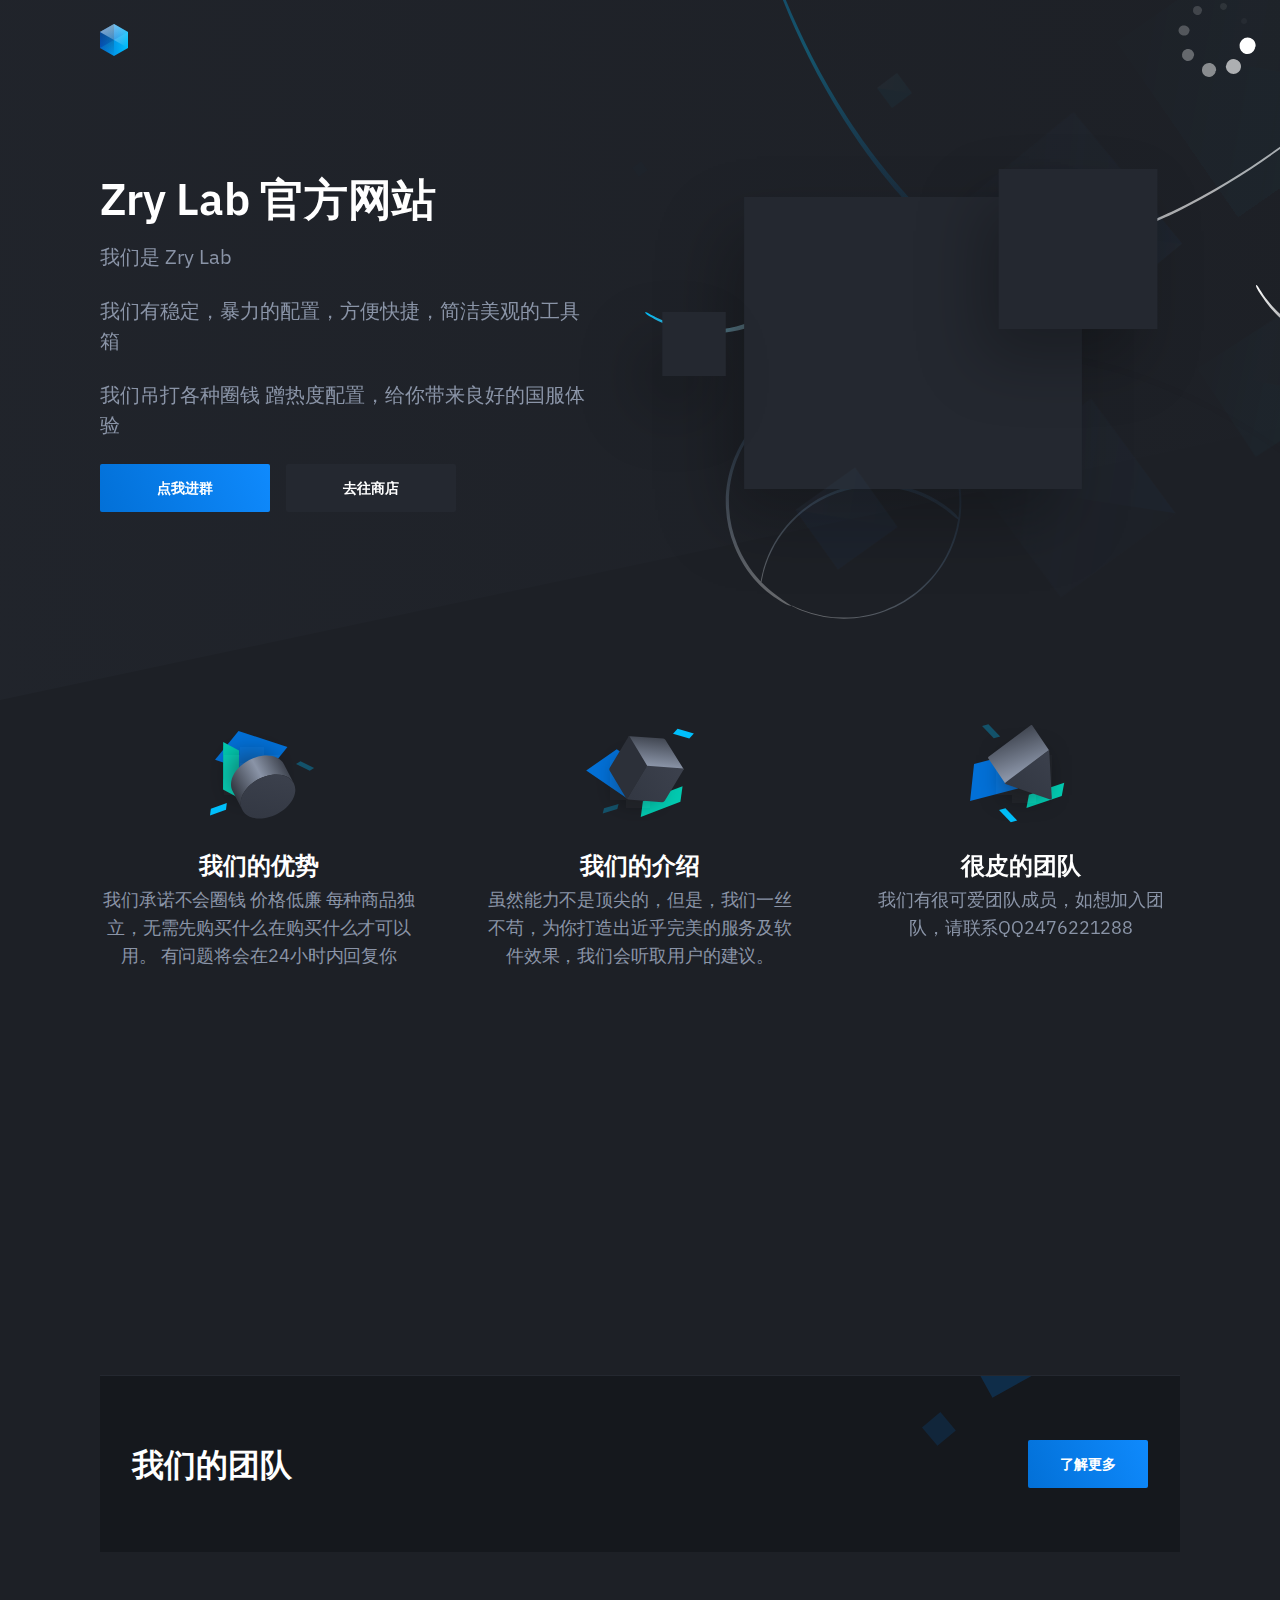
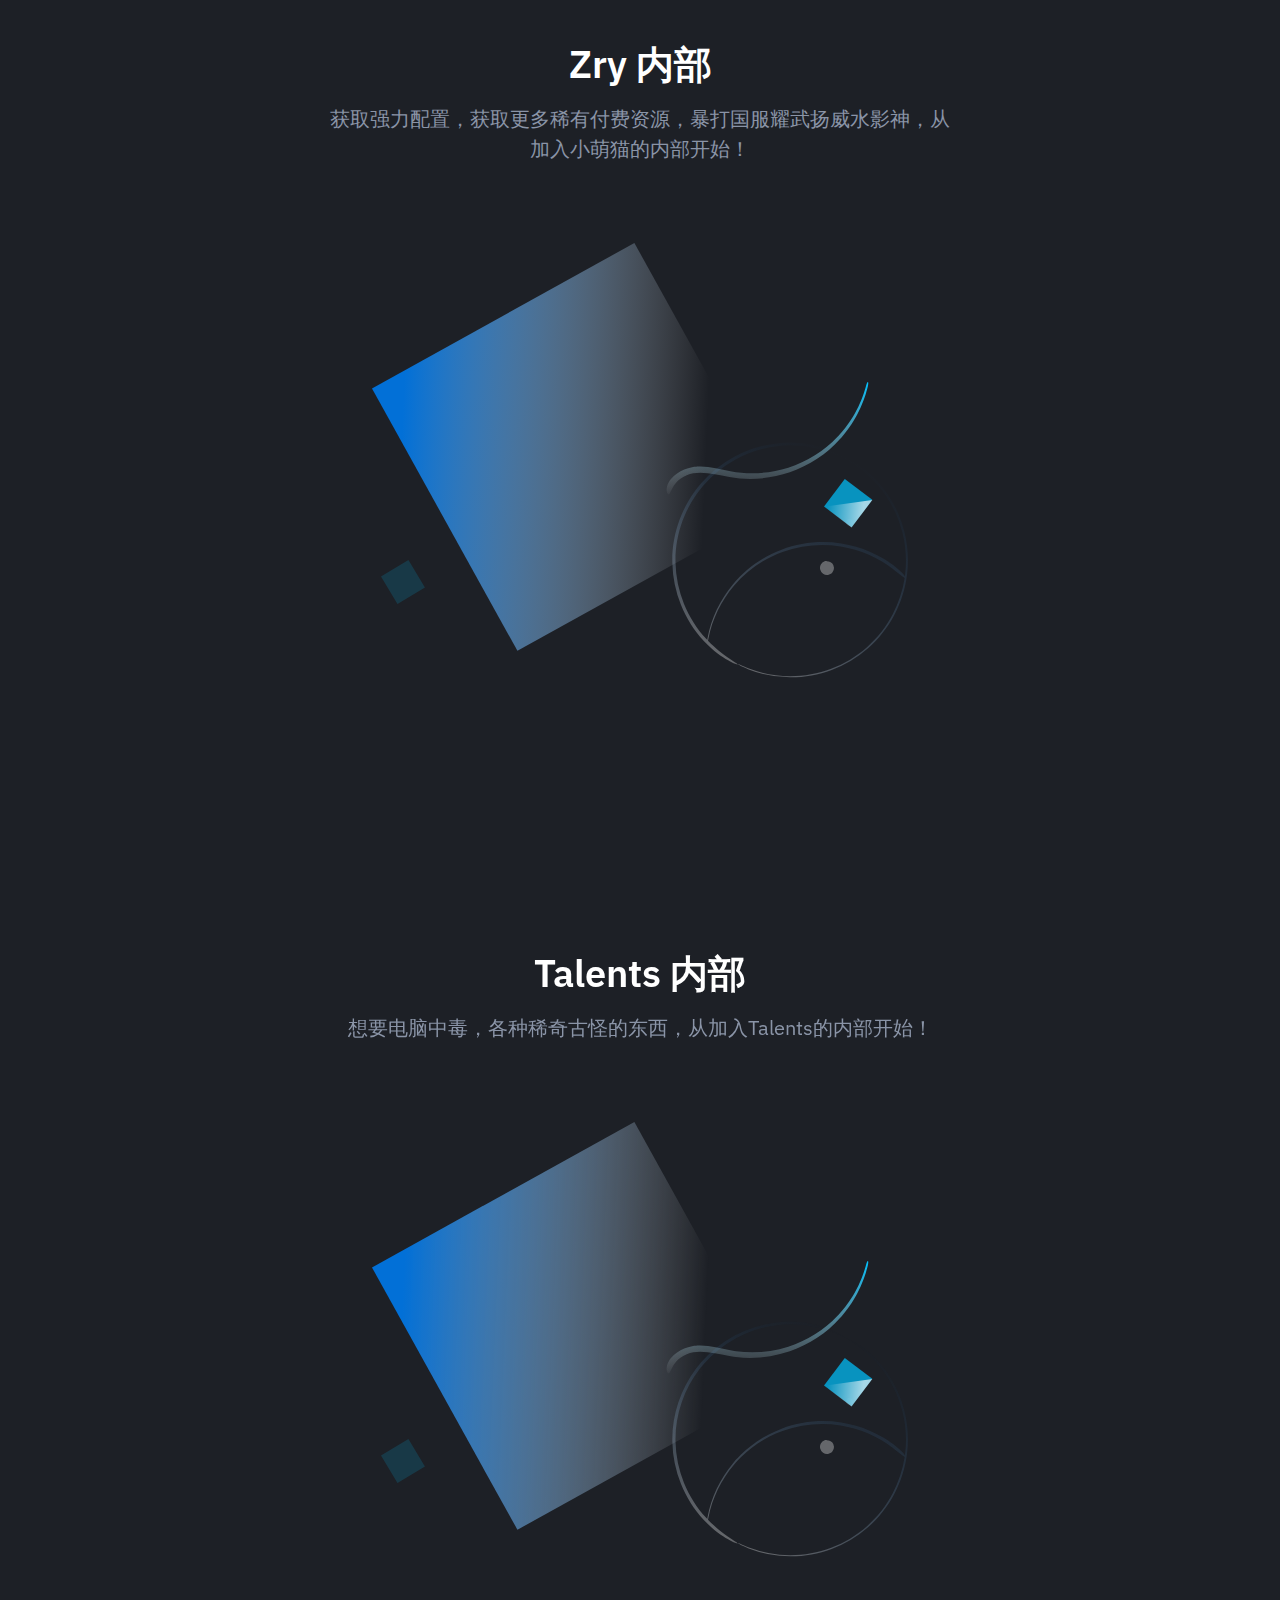
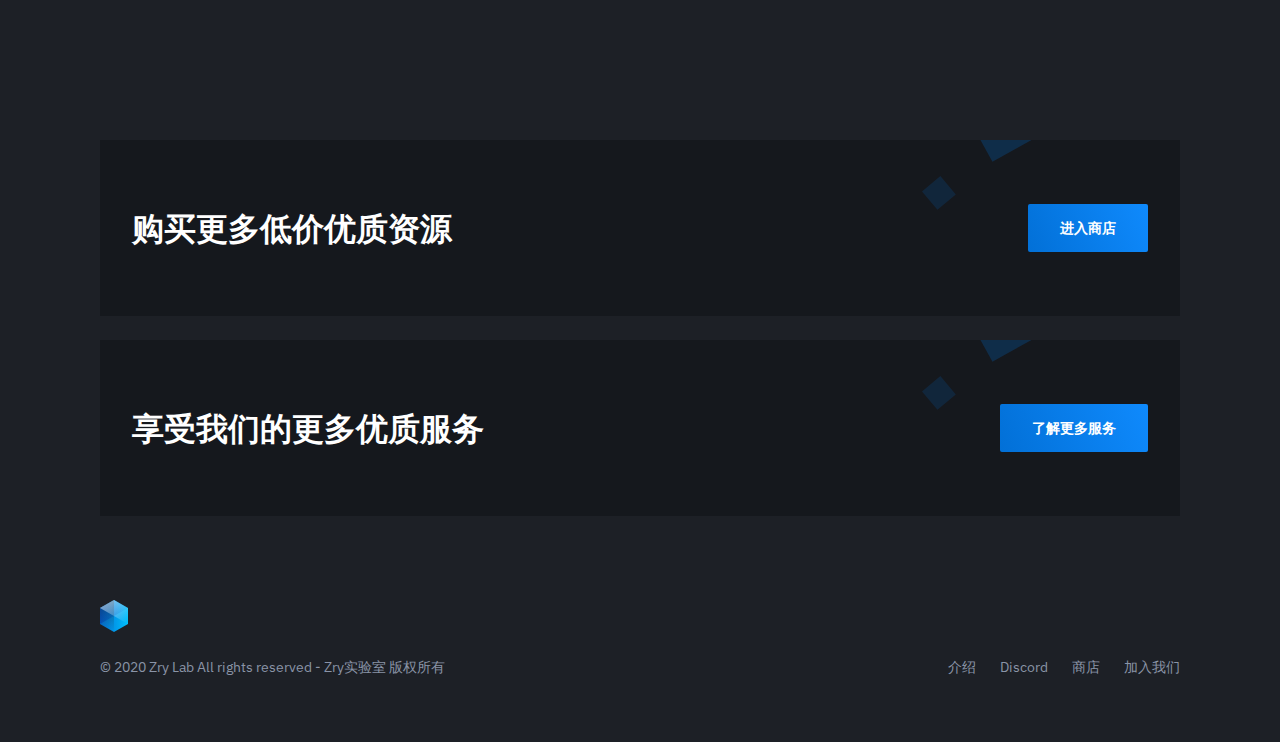
<file: index.html>
﻿<!DOCTYPE html>
<html lang="zh_cn" class="no-js">
<head>
    <meta charset="utf-8">
    <meta http-equiv="X-UA-Compatible" content="IE=edge">
    <meta name="viewport" content="width=device-width, initial-scale=1">
    <title>Zry Lab | 官方网站 | 主页 | Hello World !</title>
	<link rel="icon" href="images/favicon.svg">
    <link href="https://fonts.googleapis.com/css?family=IBM+Plex+Sans:400,600" rel="stylesheet">
    <link rel="stylesheet" href="css/style.css">
	<script src="js/anime.min.js"></script>
    <script src="js/scrollreveal.min.js"></script>
</head>
<body class="is-boxed has-animations">
    <div class="body-wrap">
        <header class="site-header">
            <div class="container">
                <div class="site-header-inner">
                    <div class="brand header-brand">
                        <h1 class="m-0">
							<a href="#">
								<img class="header-logo-image" src="images/logo.svg" alt="Logo">
                            </a>
                        </h1>
                    </div>
                </div>
            </div>
        </header>

        <main>
            <section class="hero">
                <div class="container">
                    <div class="hero-inner">
						<div class="hero-copy">
	                        <h1 class="hero-title mt-0">Zry Lab 官方网站</h1>
	                        <p class="hero-paragraph">我们是 Zry Lab</p>
                                <p class="hero-paragraph">我们有稳定，暴力的配置，方便快捷，简洁美观的工具箱</p>
                                <p class="hero-paragraph">我们吊打各种圈钱 蹭热度配置，给你带来良好的国服体验</p>
	                        <div class="hero-cta"><a class="button button-primary" href="https://zrylab.github.io/group">点我进群</a><a class="button" href="http://smallcat.maikama.cn">去往商店</a></div>
						</div>
						<div class="hero-figure anime-element">
							<svg class="placeholder" width="528" height="396" viewBox="0 0 528 396">
								<rect width="528" height="396" style="fill:transparent;" />
							</svg>
							<div class="hero-figure-box hero-figure-box-01" data-rotation="45deg"></div>
							<div class="hero-figure-box hero-figure-box-02" data-rotation="-45deg"></div>
							<div class="hero-figure-box hero-figure-box-03" data-rotation="0deg"></div>
							<div class="hero-figure-box hero-figure-box-04" data-rotation="-135deg"></div>
							<div class="hero-figure-box hero-figure-box-05"></div>
							<div class="hero-figure-box hero-figure-box-06"></div>
							<div class="hero-figure-box hero-figure-box-07"></div>
							<div class="hero-figure-box hero-figure-box-08" data-rotation="-22deg"></div>
							<div class="hero-figure-box hero-figure-box-09" data-rotation="-52deg"></div>
							<div class="hero-figure-box hero-figure-box-10" data-rotation="-50deg"></div>
						</div>
                    </div>
                </div>
            </section>

            <section class="features section">
                <div class="container">
					<div class="features-inner section-inner has-bottom-divider">
                        <div class="features-wrap">
                            <div class="feature text-center is-revealing">
                                <div class="feature-inner">
                                    <div class="feature-icon">
										<img src="images/feature-icon-01.svg" alt="Feature 01">
                                    </div>
                                    <h4 class="feature-title mt-24">我们的优势</h4>
                                    <p class="text-sm mb-0">我们承诺不会圈钱 价格低廉 每种商品独立，无需先购买什么在购买什么才可以用。 有问题将会在24小时内回复你</p>
                                </div>
                            </div>
							<div class="feature text-center is-revealing">
                                <div class="feature-inner">
                                    <div class="feature-icon">
										<img src="images/feature-icon-02.svg" alt="Feature 02">
                                    </div>
                                    <h4 class="feature-title mt-24">我们的介绍</h4>
                                    <p class="text-sm mb-0">虽然能力不是顶尖的，但是，我们一丝不苟，为你打造出近乎完美的服务及软件效果，我们会听取用户的建议。</p>
                                </div>
                            </div>
                            <div class="feature text-center is-revealing">
                                <div class="feature-inner">
                                    <div class="feature-icon">
										<img src="images/feature-icon-03.svg" alt="Feature 03">
                                    </div>
                                    <h4 class="feature-title mt-24">很皮的团队</h4>
                                    <p class="text-sm mb-0">我们有很可爱团队成员，如想加入团队，请联系QQ2476221288</p>
                                </div>
                            </div>
                            <div class="feature text-center is-revealing">
                                <div class="feature-inner">
                                    <div class="feature-icon">
										<img src="images/feature-icon-04.svg" alt="Feature 04">
                                    </div>
                                    <h4 class="feature-title mt-24">外部的介绍</h4>
                                    <p class="text-sm mb-0">各种搬运配置，MOD，JS，大量人的交流，经常白嫖账号。</p>
                                </div>
                            </div>
							<div class="feature text-center is-revealing">
                                <div class="feature-inner">
                                    <div class="feature-icon">
										<img src="images/feature-icon-05.svg" alt="Feature 05">
                                    </div>
                                    <h4 class="feature-title mt-24">为什么选择ZryLab?</h4>
                                    <p class="text-sm mb-0">我们能保证你的游戏体验，保证你可以诛仙，如有问题，我们会接受你的意见，欢迎加入我们。</p>
                                </div>
                            </div>
                            <div class="feature text-center is-revealing">
                                <div class="feature-inner">
                                    <div class="feature-icon">
										<img src="images/feature-icon-06.svg" alt="Feature 06">
                                    </div>
                                    <h4 class="feature-title mt-24">我们的Discord</h4>
                                    <p class="text-sm mb-0">我们的Discord欢迎你，请于网页底部查找哦 Discord是一个专用的游戏交流平台。比QQ好多了。</p>
                                </div>
                            </div>
                        </div>
                    </div>
                </div>
            </section>
            <section class="cta section">
				<div class="container">
					<div class="cta-inner section-inner">
						<h3 class="section-title mt-0">我们的团队</h3>
						<div class="cta-cta">
							<a class="button button-primary button-wide-mobile" href="https://zrylab.github.io/team">了解更多</a>
						</div>
					</div>
				</div>
			</section>
            <section class="pricing section">
                <div class="container-sm">
                    <div class="pricing-inner section-inner">
                        <div class="pricing-header text-center">
                            <h2 class="section-title mt-0">Zry 内部</h2>
                            <p class="section-paragraph mb-0">获取强力配置，获取更多稀有付费资源，暴打国服耀武扬威水影神，从加入小萌猫的内部开始！</p>
                        </div>
						<div class="pricing-tables-wrap">
                            <div class="pricing-table">
                                <div class="pricing-table-inner is-revealing">
                                    <div class="pricing-table-main">
                                        <div class="pricing-table-header pb-24">
                                            <div class="pricing-table-price"><span class="pricing-table-price-currency h2">￥</span><span class="pricing-table-price-amount h1">8</span><span class="text-xs">/永久/推荐购买</span></div>
                                        </div>
										<div class="pricing-table-features-title text-xs pt-24 pb-24">我们拥有：</div>
                                        <ul class="pricing-table-features list-reset text-xs">
                                            <li>
                                                <span>简洁美观方便好用的Zrh ToolBox</span>
                                            </li>
                                            <li>
                                                <span>暴力的国服配置</span>
                                            </li>
                                            <li>
                                                <span>各种稀有端&破解端</span>
                                            </li>
											<li>
												<span>赠送阔爱的小萌猫一只</span>
											</li>
											<li>
												<span>And More......</span>
											</li>
                                        </ul>
                                    </div>
                                    <div class="pricing-table-cta mb-8">
                                        <a class="button button-primary button-shadow button-block" href="http://insider.maikama.cn">购买Zry内部（预售）</a>
                                    </div>
                                </div>
                            </div>
                        </div>
                    </div>
                </div>
            </section>
<section class="pricing section">
                <div class="container-sm">
                    <div class="pricing-inner section-inner">
                        <div class="pricing-header text-center">
                            <h2 class="section-title mt-0">Talents 内部</h2>
                            <p class="section-paragraph mb-0">想要电脑中毒，各种稀奇古怪的东西，从加入Talents的内部开始！</p>
                        </div>
						<div class="pricing-tables-wrap">
                            <div class="pricing-table">
                                <div class="pricing-table-inner is-revealing">
                                    <div class="pricing-table-main">
                                        <div class="pricing-table-header pb-24">
                                            <div class="pricing-table-price"><span class="pricing-table-price-currency h2">￥</span><span class="pricing-table-price-amount h1">15</span><span class="text-xs">/永久/谨慎购买</span></div>
                                        </div>
										<div class="pricing-table-features-title text-xs pt-24 pb-24">我们拥有：</div>
                                        <ul class="pricing-table-features list-reset text-xs">
                                            <li>
                                                <span>各种不知来源/安全性的资源</span>
                                            </li>
                                            <li>
                                                <span>不知来源配置</span>
                                            </li>
                                            <li>
                                                <span>各种破解端</span>
                                            </li>
											<li>
												<span>赠送沙雕的Talents一只</span>
											</li>
											<li>
												<span>And More......</span>
											</li>
                                        </ul>
                                    </div>
                                    <div class="pricing-table-cta mb-8">
                                        <a class="button button-primary button-shadow button-block" href="http://tins.maikama.cn">购买Talents(沙雕)内部</a>
                                    </div>
                                </div>
                            </div>
                        </div>
                    </div>
                </div>
            </section>
			<section class="cta section">
				<div class="container">
					<div class="cta-inner section-inner">
						<h3 class="section-title mt-0">购买更多低价优质资源</h3>
						<div class="cta-cta">
							<a class="button button-primary button-wide-mobile" href="http://smallcat.maikama.cn">进入商店</a>
						</div>
					</div>
				</div>
			</section>
<p> </p>
		<section class="cta section">
				<div class="container">
					<div class="cta-inner section-inner">
						<h3 class="section-title mt-0">享受我们的更多优质服务</h3>
						<div class="cta-cta">
							<a class="button button-primary button-wide-mobile" href="https://zrylab.github.io/otherserver/">了解更多服务</a>
						</div>
					</div>
				</div>
			</section>
        </main>

        <footer class="site-footer">
            <div class="container">
                <div class="site-footer-inner">
                    <div class="brand footer-brand">
						<a href="#">
							<img class="header-logo-image" src="images/logo.svg" alt="Logo">
						</a>
                    </div>
                    <ul class="footer-links list-reset">
			    <li>
                            <a href="#">介绍</a>
                        </li>
			    <li>
                            <a href="https://discord.gg/EzgSuc9">Discord</a>
                        </li>
                        <li>
                            <a href="http://smallcat.maikama.cn">商店</a>
                        </li>
                        <li>
                            <a href="https://zrylab.github.io/group">加入我们</a>
                        </li>
                    </ul>
                    <ul class="footer-social-links list-reset">
                        <li>
                    </ul>
                    <div class="footer-copyright">&copy; 2020 Zry Lab All rights reserved - Zry实验室 版权所有</div>
                </div>
            </div>
        </footer>
    </div>

    <script src="js/main.min.js"></script>
</body>
</html>
</file>
<file: css/style.css>
html{line-height:1.15;-ms-text-size-adjust:100%;-webkit-text-size-adjust:100%}body{margin:0}article,aside,footer,header,nav,section{display:block}h1{font-size:2em;margin:0.67em 0}figcaption,figure,main{display:block}figure{margin:1em 40px}hr{box-sizing:content-box;height:0;overflow:visible}pre{font-family:monospace, monospace;font-size:1em}a{background-color:transparent;-webkit-text-decoration-skip:objects}abbr[title]{border-bottom:none;text-decoration:underline;-webkit-text-decoration:underline dotted;text-decoration:underline dotted}b,strong{font-weight:inherit}b,strong{font-weight:bolder}code,kbd,samp{font-family:monospace, monospace;font-size:1em}dfn{font-style:italic}mark{background-color:#ff0;color:#000}small{font-size:80%}sub,sup{font-size:75%;line-height:0;position:relative;vertical-align:baseline}sub{bottom:-0.25em}sup{top:-0.5em}audio,video{display:inline-block}audio:not([controls]){display:none;height:0}img{border-style:none}svg:not(:root){overflow:hidden}button,input,optgroup,select,textarea{font-family:sans-serif;font-size:100%;line-height:1.15;margin:0}button,input{overflow:visible}button,select{text-transform:none}button,html [type="button"],[type="reset"],[type="submit"]{-webkit-appearance:button}button::-moz-focus-inner,[type="button"]::-moz-focus-inner,[type="reset"]::-moz-focus-inner,[type="submit"]::-moz-focus-inner{border-style:none;padding:0}button:-moz-focusring,[type="button"]:-moz-focusring,[type="reset"]:-moz-focusring,[type="submit"]:-moz-focusring{outline:1px dotted ButtonText}fieldset{padding:0.35em 0.75em 0.625em}legend{box-sizing:border-box;color:inherit;display:table;max-width:100%;padding:0;white-space:normal}progress{display:inline-block;vertical-align:baseline}textarea{overflow:auto}[type="checkbox"],[type="radio"]{box-sizing:border-box;padding:0}[type="number"]::-webkit-inner-spin-button,[type="number"]::-webkit-outer-spin-button{height:auto}[type="search"]{-webkit-appearance:textfield;outline-offset:-2px}[type="search"]::-webkit-search-cancel-button,[type="search"]::-webkit-search-decoration{-webkit-appearance:none}::-webkit-file-upload-button{-webkit-appearance:button;font:inherit}details,menu{display:block}summary{display:list-item}canvas{display:inline-block}template{display:none}[hidden]{display:none}html{box-sizing:border-box}*,*:before,*:after{box-sizing:inherit}body{background:#1D2026;-moz-osx-font-smoothing:grayscale;-webkit-font-smoothing:antialiased}hr{border:0;display:block;height:1px;background:#242830;margin-top:24px;margin-bottom:24px}ul,ol{margin-top:0;margin-bottom:24px;padding-left:24px}ul{list-style:disc}ol{list-style:decimal}li>ul,li>ol{margin-bottom:0}dl{margin-top:0;margin-bottom:24px}dt{font-weight:600}dd{margin-left:24px;margin-bottom:24px}img{height:auto;max-width:100%;vertical-align:middle}figure{margin:24px 0}figcaption{font-size:16px;line-height:24px;padding:8px 0}img,svg{display:block}table{border-collapse:collapse;margin-bottom:24px;width:100%}tr{border-bottom:1px solid #242830}th{text-align:left}th,td{padding:10px 16px}th:first-child,td:first-child{padding-left:0}th:last-child,td:last-child{padding-right:0}html{font-size:20px;line-height:30px}body{color:#8A94A7;font-size:1rem}body,button,input,select,textarea{font-family:"IBM Plex Sans", sans-serif}a{color:#8A94A7;text-decoration:underline}a:hover,a:active{outline:0;text-decoration:none}h1,h2,h3,h4,h5,h6,.h1,.h2,.h3,.h4,.h5,.h6{clear:both;color:#fff;font-weight:600}h1,.h1{font-size:38px;line-height:48px;letter-spacing:0px}@media (min-width: 641px){h1,.h1{font-size:44px;line-height:54px;letter-spacing:0px}}h2,.h2{font-size:32px;line-height:42px;letter-spacing:0px}@media (min-width: 641px){h2,.h2{font-size:38px;line-height:48px;letter-spacing:0px}}h3,.h3,blockquote{font-size:24px;line-height:34px;letter-spacing:0px}@media (min-width: 641px){h3,.h3,blockquote{font-size:32px;line-height:42px;letter-spacing:0px}}h4,h5,h6,.h4,.h5,.h6{font-size:20px;line-height:30px;letter-spacing:-0.1px}@media (min-width: 641px){h4,h5,h6,.h4,.h5,.h6{font-size:24px;line-height:34px;letter-spacing:0px}}@media (max-width: 640px){.h1-mobile{font-size:38px;line-height:48px;letter-spacing:0px}.h2-mobile{font-size:32px;line-height:42px;letter-spacing:0px}.h3-mobile{font-size:24px;line-height:34px;letter-spacing:0px}.h4-mobile,.h5-mobile,.h6-mobile{font-size:20px;line-height:30px;letter-spacing:-0.1px}}.text-light h1,.text-light h2,.text-light h3,.text-light h4,.text-light h5,.text-light h6,.text-light .h1,.text-light .h2,.text-light .h3,.text-light .h4,.text-light .h5,.text-light .h6{color:!important}.text-sm{font-size:18px;line-height:28px;letter-spacing:-0.1px}.text-xs{font-size:16px;line-height:24px;letter-spacing:-0.1px}h1,h2,.h1,.h2{margin-top:48px;margin-bottom:16px}h3,.h3{margin-top:36px;margin-bottom:12px}h4,h5,h6,.h4,.h5,.h6{margin-top:24px;margin-bottom:4px}p{margin-top:0;margin-bottom:24px}dfn,cite,em,i{font-style:italic}blockquote{color:#3B404C;font-style:italic;margin-top:24px;margin-bottom:24px;margin-left:24px}blockquote::before{content:"\201C"}blockquote::after{content:"\201D"}blockquote p{display:inline}address{color:#8A94A7;border-width:1px 0;border-style:solid;border-color:#242830;padding:24px 0;margin:0 0 24px}pre,pre h1,pre h2,pre h3,pre h4,pre h5,pre h6,pre .h1,pre .h2,pre .h3,pre .h4,pre .h5,pre .h6{font-family:"Courier 10 Pitch", Courier, monospace}pre,code,kbd,tt,var{background:#1D2026}pre{font-size:16px;line-height:24px;margin-bottom:1.6em;max-width:100%;overflow:auto;padding:24px;margin-top:24px;margin-bottom:24px}code,kbd,tt,var{font-family:Monaco, Consolas, "Andale Mono", "DejaVu Sans Mono", monospace;font-size:16px;padding:2px 4px}abbr,acronym{cursor:help}mark,ins{text-decoration:none}small{font-size:18px;line-height:28px;letter-spacing:-0.1px}b,strong{font-weight:600}button,input,select,textarea,label{font-size:20px;line-height:30px}.container,.container-sm{width:100%;margin:0 auto;padding-left:16px;padding-right:16px}@media (min-width: 481px){.container,.container-sm{padding-left:24px;padding-right:24px}}.container{max-width:1128px}.container-sm{max-width:848px}.container .container-sm{max-width:800px;padding-left:0;padding-right:0}.screen-reader-text{clip:rect(1px, 1px, 1px, 1px);position:absolute !important;height:1px;width:1px;overflow:hidden;word-wrap:normal !important}.screen-reader-text:focus{border-radius:2px;box-shadow:0 0 2px 2px rgba(0,0,0,0.6);clip:auto !important;display:block;font-size:14px;letter-spacing:0px;font-weight:600;line-height:16px;text-decoration:none;text-transform:uppercase;background-color:#1D2026;color:#0270D7 !important;border:none;height:auto;left:8px;padding:16px 32px;top:8px;width:auto;z-index:100000}.list-reset{list-style:none;padding:0}.text-left{text-align:left}.text-center{text-align:center}.text-right{text-align:right}.text-primary{color:#0270D7}.has-top-divider{position:relative}.has-top-divider::before{content:'';position:absolute;top:0;left:0;width:100%;display:block;height:1px;background:#242830}.has-bottom-divider{position:relative}.has-bottom-divider::after{content:'';position:absolute;bottom:0;left:0;width:100%;display:block;height:1px;background:#242830}.m-0{margin:0}.mt-0{margin-top:0}.mr-0{margin-right:0}.mb-0{margin-bottom:0}.ml-0{margin-left:0}.m-8{margin:8px}.mt-8{margin-top:8px}.mr-8{margin-right:8px}.mb-8{margin-bottom:8px}.ml-8{margin-left:8px}.m-16{margin:16px}.mt-16{margin-top:16px}.mr-16{margin-right:16px}.mb-16{margin-bottom:16px}.ml-16{margin-left:16px}.m-24{margin:24px}.mt-24{margin-top:24px}.mr-24{margin-right:24px}.mb-24{margin-bottom:24px}.ml-24{margin-left:24px}.m-32{margin:32px}.mt-32{margin-top:32px}.mr-32{margin-right:32px}.mb-32{margin-bottom:32px}.ml-32{margin-left:32px}.m-40{margin:40px}.mt-40{margin-top:40px}.mr-40{margin-right:40px}.mb-40{margin-bottom:40px}.ml-40{margin-left:40px}.m-48{margin:48px}.mt-48{margin-top:48px}.mr-48{margin-right:48px}.mb-48{margin-bottom:48px}.ml-48{margin-left:48px}.m-56{margin:56px}.mt-56{margin-top:56px}.mr-56{margin-right:56px}.mb-56{margin-bottom:56px}.ml-56{margin-left:56px}.m-64{margin:64px}.mt-64{margin-top:64px}.mr-64{margin-right:64px}.mb-64{margin-bottom:64px}.ml-64{margin-left:64px}.p-0{padding:0}.pt-0{padding-top:0}.pr-0{padding-right:0}.pb-0{padding-bottom:0}.pl-0{padding-left:0}.p-8{padding:8px}.pt-8{padding-top:8px}.pr-8{padding-right:8px}.pb-8{padding-bottom:8px}.pl-8{padding-left:8px}.p-16{padding:16px}.pt-16{padding-top:16px}.pr-16{padding-right:16px}.pb-16{padding-bottom:16px}.pl-16{padding-left:16px}.p-24{padding:24px}.pt-24{padding-top:24px}.pr-24{padding-right:24px}.pb-24{padding-bottom:24px}.pl-24{padding-left:24px}.p-32{padding:32px}.pt-32{padding-top:32px}.pr-32{padding-right:32px}.pb-32{padding-bottom:32px}.pl-32{padding-left:32px}.p-40{padding:40px}.pt-40{padding-top:40px}.pr-40{padding-right:40px}.pb-40{padding-bottom:40px}.pl-40{padding-left:40px}.p-48{padding:48px}.pt-48{padding-top:48px}.pr-48{padding-right:48px}.pb-48{padding-bottom:48px}.pl-48{padding-left:48px}.p-56{padding:56px}.pt-56{padding-top:56px}.pr-56{padding-right:56px}.pb-56{padding-bottom:56px}.pl-56{padding-left:56px}.p-64{padding:64px}.pt-64{padding-top:64px}.pr-64{padding-right:64px}.pb-64{padding-bottom:64px}.pl-64{padding-left:64px}.sr .has-animations .is-revealing{visibility:hidden}.has-animations .anime-element{visibility:hidden}.anime-ready .has-animations .anime-element{visibility:visible}.input,.textarea{background-color:#fff;border-width:1px;border-style:solid;border-color:#242830;border-radius:2px;color:#8A94A7;max-width:100%;width:100%}.input::-webkit-input-placeholder,.textarea::-webkit-input-placeholder{color:#3B404C}.input:-ms-input-placeholder,.textarea:-ms-input-placeholder{color:#3B404C}.input::-ms-input-placeholder,.textarea::-ms-input-placeholder{color:#3B404C}.input::placeholder,.textarea::placeholder{color:#3B404C}.input::-ms-input-placeholder,.textarea::-ms-input-placeholder{color:#3B404C}.input:-ms-input-placeholder,.textarea:-ms-input-placeholder{color:#3B404C}.input:hover,.textarea:hover{border-color:#191c21}.input:active,.input:focus,.textarea:active,.textarea:focus{outline:none;border-color:#242830}.input[disabled],.textarea[disabled]{cursor:not-allowed;background-color:#1D2026;border-color:#1D2026}.input{-moz-appearance:none;-webkit-appearance:none;font-size:16px;letter-spacing:-0.1px;line-height:20px;padding:13px 16px;height:48px;box-shadow:none}.input .inline-input{display:inline;width:auto}.textarea{display:block;min-width:100%;resize:vertical}.textarea .inline-textarea{display:inline;width:auto}.field-grouped>.control:not(:last-child){margin-bottom:8px}@media (min-width: 641px){.field-grouped{display:flex}.field-grouped>.control{flex-shrink:0}.field-grouped>.control.control-expanded{flex-grow:1;flex-shrink:1}.field-grouped>.control:not(:last-child){margin-bottom:0;margin-right:8px}}.button{display:inline-flex;font-size:14px;letter-spacing:0px;font-weight:600;line-height:16px;text-decoration:none !important;text-transform:uppercase;background-color:#242830;color:#fff !important;border:none;border-radius:2px;cursor:pointer;justify-content:center;padding:16px 32px;height:48px;text-align:center;white-space:nowrap}.button:hover{background:#262a33}.button:active{outline:0}.button::before{border-radius:2px}.button-sm{padding:8px 24px;height:32px}.button-primary{background:#097dea;background:linear-gradient(65deg, #0270D7 0, #0F8AFD 100%)}.button-primary:hover{background:#0982f4;background:linear-gradient(65deg, #0275e1 0, #198ffd 100%)}.button-block{display:flex}.button-block{display:flex;width:100%}@media (max-width: 640px){.button-wide-mobile{width:100%;max-width:280px}}.site-header{padding:24px 0}.site-header-inner{position:relative;display:flex;justify-content:space-between;align-items:center}.header-links{display:inline-flex}.header-links li{display:inline-flex}.header-links a:not(.button){font-size:16px;line-height:24px;letter-spacing:-0.1px;font-weight:600;color:#8A94A7;text-transform:uppercase;text-decoration:none;line-height:16px;padding:8px 24px}@media (min-width: 641px){.site-header{position:relative}.site-header::before{content:'';position:absolute;top:0;left:0;width:100%;height:700px;background:#242830;background:linear-gradient(80deg, rgba(36,40,48,0.5) 0%, rgba(36,40,48,0) 100%);-webkit-transform-origin:0;transform-origin:0;-webkit-transform:skewY(-12deg);transform:skewY(-12deg)}}.hero{text-align:center;padding-top:48px;padding-bottom:88px}.hero-copy{position:relative;z-index:1}.hero-cta{margin-bottom:40px}.hero-figure{position:relative}.hero-figure svg{width:100%;height:auto}.hero-figure::before,.hero-figure::after{content:'';position:absolute;background-repeat:no-repeat;background-size:100%}.has-animations .hero-figure::before,.has-animations .hero-figure::after{opacity:0;transition:opacity 2s ease}.anime-ready .has-animations .hero-figure::before,.anime-ready .has-animations .hero-figure::after{opacity:1}.hero-figure::before{top:-57.8%;left:-1.3%;width:152.84%;height:178.78%;background-image:url("../images/hero-back-illustration.svg")}.hero-figure::after{top:-35.6%;left:99.6%;width:57.2%;height:87.88%;background-image:url("../images/hero-top-illustration.svg")}.hero-figure-box{position:absolute;top:0;will-change:transform}.hero-figure-box-01,.hero-figure-box-02,.hero-figure-box-03,.hero-figure-box-04,.hero-figure-box-08,.hero-figure-box-09{overflow:hidden}.hero-figure-box-01::before,.hero-figure-box-02::before,.hero-figure-box-03::before,.hero-figure-box-04::before,.hero-figure-box-08::before,.hero-figure-box-09::before{content:'';position:absolute;top:0;bottom:0;left:0;right:0;-webkit-transform-origin:100% 100%;transform-origin:100% 100%}.hero-figure-box-01{left:103.2%;top:41.9%;width:28.03%;height:37.37%;background:linear-gradient(to left top, #00BFFB, rgba(0,191,251,0));-webkit-transform:rotateZ(45deg);transform:rotateZ(45deg)}.hero-figure-box-01::before{background:linear-gradient(to left, #15181D 0%, rgba(21,24,29,0) 60%);-webkit-transform:rotateZ(45deg) scale(1.5);transform:rotateZ(45deg) scale(1.5)}.hero-figure-box-02{left:61.3%;top:64.1%;width:37.87%;height:50.50%;background:linear-gradient(to left top, #0270D7, rgba(2,112,215,0));-webkit-transform:rotateZ(-45deg);transform:rotateZ(-45deg)}.hero-figure-box-02::before{background:linear-gradient(to top, #15181D 0%, rgba(21,24,29,0) 60%);-webkit-transform:rotateZ(-45deg) scale(1.5);transform:rotateZ(-45deg) scale(1.5)}.hero-figure-box-03{left:87.7%;top:-56.8%;width:56.81%;height:75.75%;background:linear-gradient(to left top, #00BFFB, rgba(0,191,251,0))}.hero-figure-box-03::before{background:linear-gradient(to left, #15181D 0%, rgba(21,24,29,0) 60%);-webkit-transform:rotateZ(45deg) scale(1.5);transform:rotateZ(45deg) scale(1.5)}.hero-figure-box-04{left:54.9%;top:-8%;width:45.45%;height:60.60%;background:linear-gradient(to left top, #0270D7, rgba(2,112,215,0));-webkit-transform:rotateZ(-135deg);transform:rotateZ(-135deg)}.hero-figure-box-04::before{background:linear-gradient(to top, rgba(255,255,255,0.24) 0%, rgba(255,255,255,0) 60%);-webkit-transform:rotateZ(-45deg) scale(1.5);transform:rotateZ(-45deg) scale(1.5)}.hero-figure-box-05,.hero-figure-box-06,.hero-figure-box-07{background-color:#242830;box-shadow:-20px 32px 64px rgba(0,0,0,0.25)}.hero-figure-box-05{left:17.4%;top:13.3%;width:64%;height:73.7%;-webkit-transform:perspective(500px) rotateY(-15deg) rotateX(8deg) rotateZ(-1deg);transform:perspective(500px) rotateY(-15deg) rotateX(8deg) rotateZ(-1deg)}.hero-figure-box-06{left:65.5%;top:6.3%;width:30.3%;height:40.4%;-webkit-transform:rotateZ(20deg);transform:rotateZ(20deg)}.hero-figure-box-07{left:1.9%;top:42.4%;width:12.12%;height:16.16%;-webkit-transform:rotateZ(20deg);transform:rotateZ(20deg)}.hero-figure-box-08{left:27.1%;top:81.6%;width:19.51%;height:26.01%;background:#0270D7;-webkit-transform:rotateZ(-22deg);transform:rotateZ(-22deg)}.hero-figure-box-08::before{background:linear-gradient(to left, rgba(255,255,255,0) 0%, rgba(255,255,255,0.48) 100%);-webkit-transform:rotateZ(45deg) scale(1.5);transform:rotateZ(45deg) scale(1.5)}.hero-figure-box-09{left:42.6%;top:-17.9%;width:6.63%;height:8.83%;background:#00BFFB;-webkit-transform:rotateZ(-52deg);transform:rotateZ(-52deg)}.hero-figure-box-09::before{background:linear-gradient(to left, rgba(255,255,255,0) 0%, rgba(255,255,255,0.64) 100%);-webkit-transform:rotateZ(45deg) scale(1.5);transform:rotateZ(45deg) scale(1.5)}.hero-figure-box-10{left:-3.8%;top:4.3%;width:3.03%;height:4.04%;background:rgba(0,191,251,0.32);-webkit-transform:rotateZ(-50deg);transform:rotateZ(-50deg)}@media (max-width: 640px){.hero-cta{max-width:280px;margin-left:auto;margin-right:auto}.hero-cta .button{display:flex}.hero-cta .button+.button{margin-top:16px}.hero-figure::after,.hero-figure-box-03,.hero-figure-box-04,.hero-figure-box-09{display:none}}@media (min-width: 641px){.hero{text-align:left;padding-top:64px;padding-bottom:88px}.hero-inner{display:flex;justify-content:space-between;align-items:center}.hero-copy{padding-right:64px;min-width:552px;width:552px}.hero-cta{margin:0}.hero-cta .button{min-width:170px}.hero-cta .button:first-child{margin-right:16px}.hero-figure svg{width:auto}}.features-wrap{display:flex;flex-wrap:wrap;justify-content:space-evenly;margin-right:-32px;margin-left:-32px}.features-wrap:first-of-type{margin-top:-16px}.features-wrap:last-of-type{margin-bottom:-16px}.feature{padding:16px 32px;width:380px;max-width:380px;flex-grow:1}.feature-inner{height:100%}.feature-icon{display:flex;justify-content:center}@media (min-width: 641px){.features-wrap:first-of-type{margin-top:-24px}.features-wrap:last-of-type{margin-bottom:-24px}.feature{padding:32px 32px}}.pricing-header{margin-bottom:48px}.pricing-tables-wrap{display:flex;flex-wrap:wrap;justify-content:center;margin-right:-12px;margin-left:-12px}.pricing-tables-wrap:first-child{margin-top:-12px}.pricing-tables-wrap:last-child{margin-bottom:-12px}.pricing-table{position:relative;padding:12px;width:368px;max-width:368px;flex-grow:1}.pricing-table::before{content:'';position:absolute;left:50%;width:200%;max-width:200%;height:435px;background-repeat:no-repeat;background-position:center;background-size:100%;bottom:18.8%;-webkit-transform:translateX(-50%);transform:translateX(-50%);background-image:url("../images/pricing-illustration.svg")}.pricing-table-header,.pricing-table-features-title,.pricing-table-features li{border-bottom:1px solid rgba(138,148,167,0.24)}.pricing-table-inner{position:relative;display:flex;flex-wrap:wrap;background:#2C3039;padding:24px;height:100%}.pricing-table-inner>*{position:relative;width:100%}.pricing-table-inner::before{content:'';position:absolute;top:0;right:0;bottom:0;left:0;box-shadow:0 24px 48px rgba(21,24,29,0.24);mix-blend-mode:multiply}.pricing-table-price-currency{color:#8A94A7}.pricing-table-features-title{color:#fff;font-weight:700}.pricing-table-features li{display:flex;align-items:center;padding:14px 0}.pricing-table-features li::before{content:'';width:16px;height:12px;margin-right:16px;background-image:url([data-uri]);background-repeat:no-repeat}.pricing-table-cta{align-self:flex-end}@media (min-width: 641px){.pricing .section-paragraph{padding-left:90px;padding-right:90px}.pricing-header{margin-bottom:52px}}.cta{text-align:center}.cta .section-inner{padding:48px 16px}.cta .section-title{margin-bottom:40px}.cta-inner{position:relative;background:#15181D;overflow:hidden}.cta-inner::before{content:'';position:absolute;right:98px;top:-117px;width:160px;height:187px;background-image:url("../images/cta-illustration.svg");background-repeat:no-repeat}.cta-inner>*{position:relative}@media (min-width: 641px){.cta{text-align:left}.cta .section-inner{padding:64px 32px}.cta .section-title{margin-bottom:0;padding-right:24px}.cta-inner{display:flex;align-items:center;justify-content:space-between}}.is-boxed{background:#242830}.body-wrap{background:#1D2026;overflow:hidden;display:flex;flex-direction:column;min-height:100vh}.boxed-container{max-width:1440px;margin:0 auto;box-shadow:0 24px 48px rgba(21,24,29,0.24);mix-blend-mode:multiply;mix-blend-mode:normal}main{flex:1 0 auto}.section-inner{position:relative;padding-top:48px;padding-bottom:48px}@media (min-width: 641px){.section-inner{padding-top:88px;padding-bottom:88px}}.site-footer{font-size:14px;line-height:22px;letter-spacing:0px}.site-footer a{color:#8A94A7;text-decoration:none}.site-footer a:hover,.site-footer a:active{text-decoration:underline}.site-footer-inner{position:relative;display:flex;flex-wrap:wrap;padding-top:48px;padding-bottom:48px}.footer-brand,.footer-links,.footer-social-links,.footer-copyright{flex:none;width:100%;display:inline-flex;justify-content:center}.footer-brand,.footer-links,.footer-social-links{margin-bottom:24px}.footer-social-links li{display:inline-flex}.footer-social-links li+li{margin-left:16px}.footer-social-links li a{padding:8px}.footer-links li+li{margin-left:24px}@media (min-width: 641px){.site-footer{margin-top:20px}.site-footer-inner{justify-content:space-between;padding-top:64px;padding-bottom:64px}.footer-brand,.footer-links,.footer-social-links,.footer-copyright{flex:50%}.footer-brand,.footer-copyright{justify-content:flex-start}.footer-links,.footer-social-links{justify-content:flex-end}.footer-links{order:1;margin-bottom:0}}.tlinks{text-indent:-9999px;height:0;line-height:0;font-size:0;overflow:hidden;}

/*# sourceMappingURL=[data-uri] */
</file>
